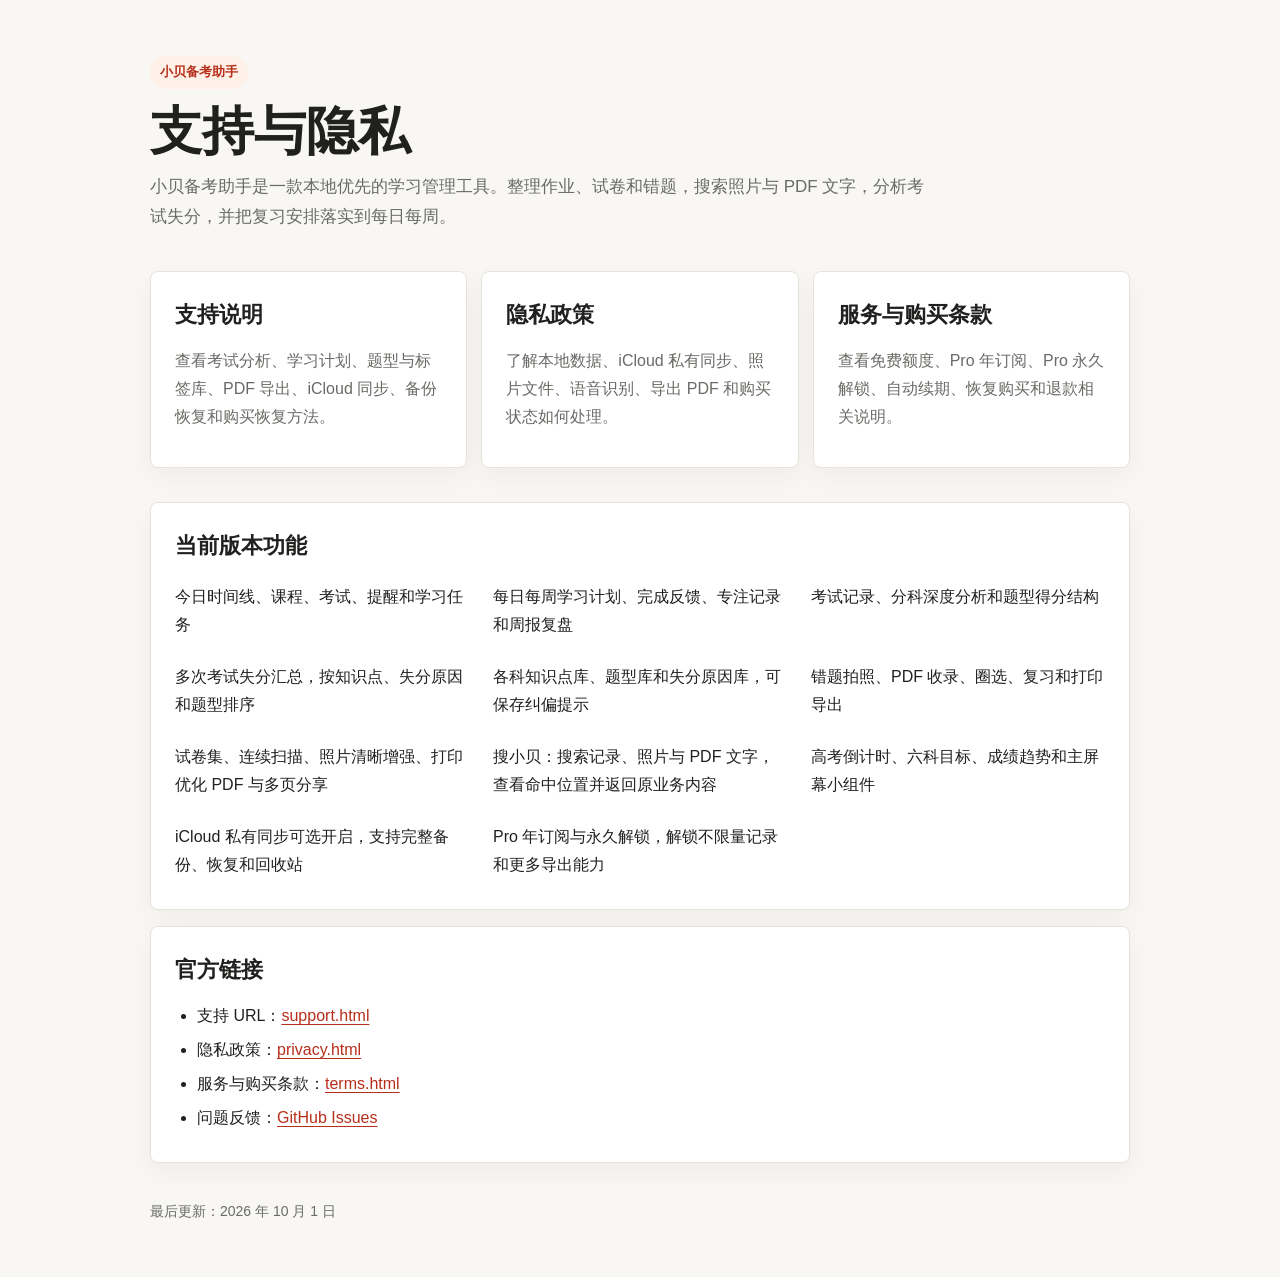
<file: index.html>
<!doctype html>
<html lang="zh-Hans">
<head>
  <meta charset="utf-8"><meta name="viewport" content="width=device-width, initial-scale=1">
  <title>小贝备考助手 - 支持、隐私与服务条款</title>
  <meta name="description" content="小贝备考助手 App 官方支持、隐私政策与服务购买条款。">
  <link rel="stylesheet" href="./style.css">
</head>
<body>
  <header class="home-header"><span class="tag">小贝备考助手</span><h1>支持与隐私</h1><p class="lead">小贝备考助手是一款本地优先的学习管理工具。整理作业、试卷和错题，搜索照片与 PDF 文字，分析考试失分，并把复习安排落实到每日每周。</p></header>
  <main>
    <div class="grid" aria-label="主要页面">
      <a class="card" href="./support.html"><h2>支持说明</h2><p>查看考试分析、学习计划、题型与标签库、PDF 导出、iCloud 同步、备份恢复和购买恢复方法。</p></a>
      <a class="card" href="./privacy.html"><h2>隐私政策</h2><p>了解本地数据、iCloud 私有同步、照片文件、语音识别、导出 PDF 和购买状态如何处理。</p></a>
      <a class="card" href="./terms.html"><h2>服务与购买条款</h2><p>查看免费额度、Pro 年订阅、Pro 永久解锁、自动续期、恢复购买和退款相关说明。</p></a>
    </div>
    <section><h2>当前版本功能</h2><ul class="feature-grid"><li>今日时间线、课程、考试、提醒和学习任务</li><li>每日每周学习计划、完成反馈、专注记录和周报复盘</li><li>考试记录、分科深度分析和题型得分结构</li><li>多次考试失分汇总，按知识点、失分原因和题型排序</li><li>各科知识点库、题型库和失分原因库，可保存纠偏提示</li><li>错题拍照、PDF 收录、圈选、复习和打印导出</li><li>试卷集、连续扫描、照片清晰增强、打印优化 PDF 与多页分享</li><li>搜小贝：搜索记录、照片与 PDF 文字，查看命中位置并返回原业务内容</li><li>高考倒计时、六科目标、成绩趋势和主屏幕小组件</li><li>iCloud 私有同步可选开启，支持完整备份、恢复和回收站</li><li>Pro 年订阅与永久解锁，解锁不限量记录和更多导出能力</li></ul></section>
    <section><h2>官方链接</h2><ul><li>支持 URL：<a href="./support.html">support.html</a></li><li>隐私政策：<a href="./privacy.html">privacy.html</a></li><li>服务与购买条款：<a href="./terms.html">terms.html</a></li><li>问题反馈：<a href="https://github.com/kevincy/ideas-support-public/issues">GitHub Issues</a></li></ul></section>
  </main>
  <footer><p>最后更新：2026 年 10 月 1 日</p></footer>
</body>
</html>
</file>
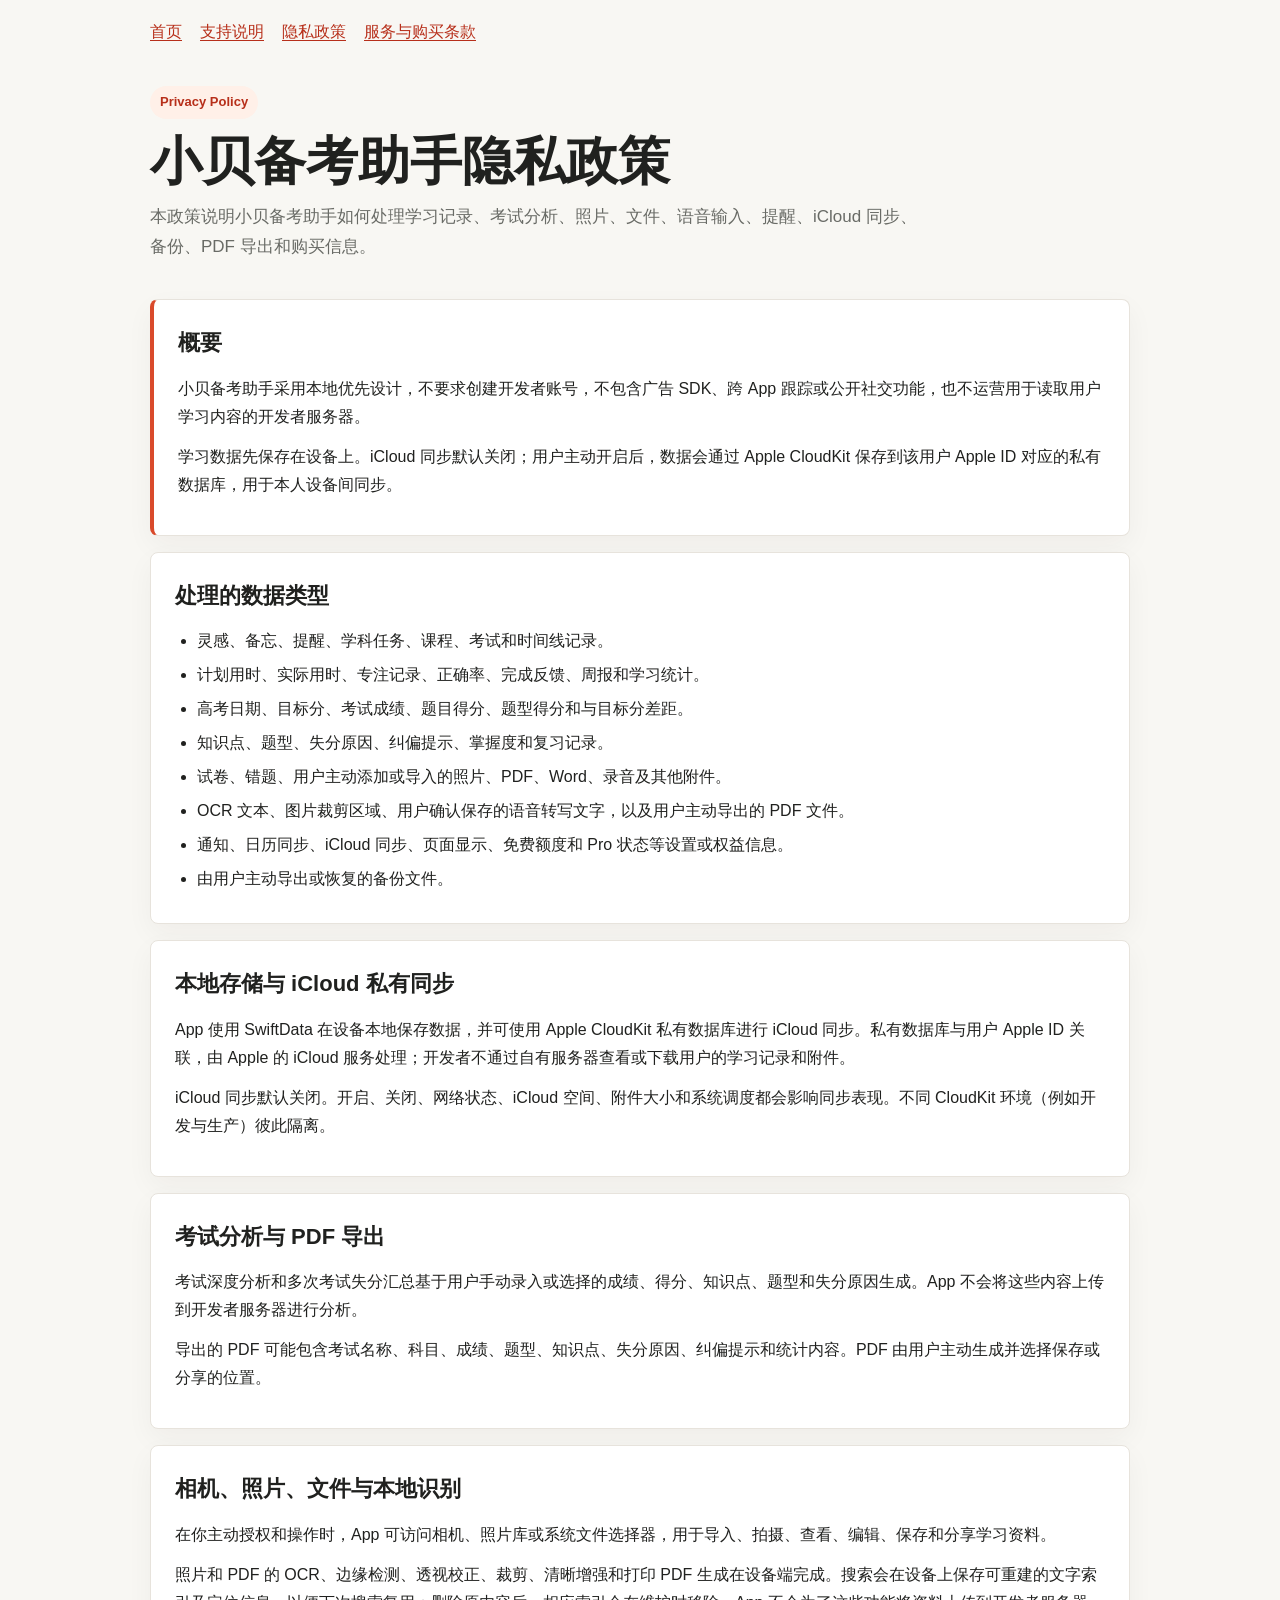
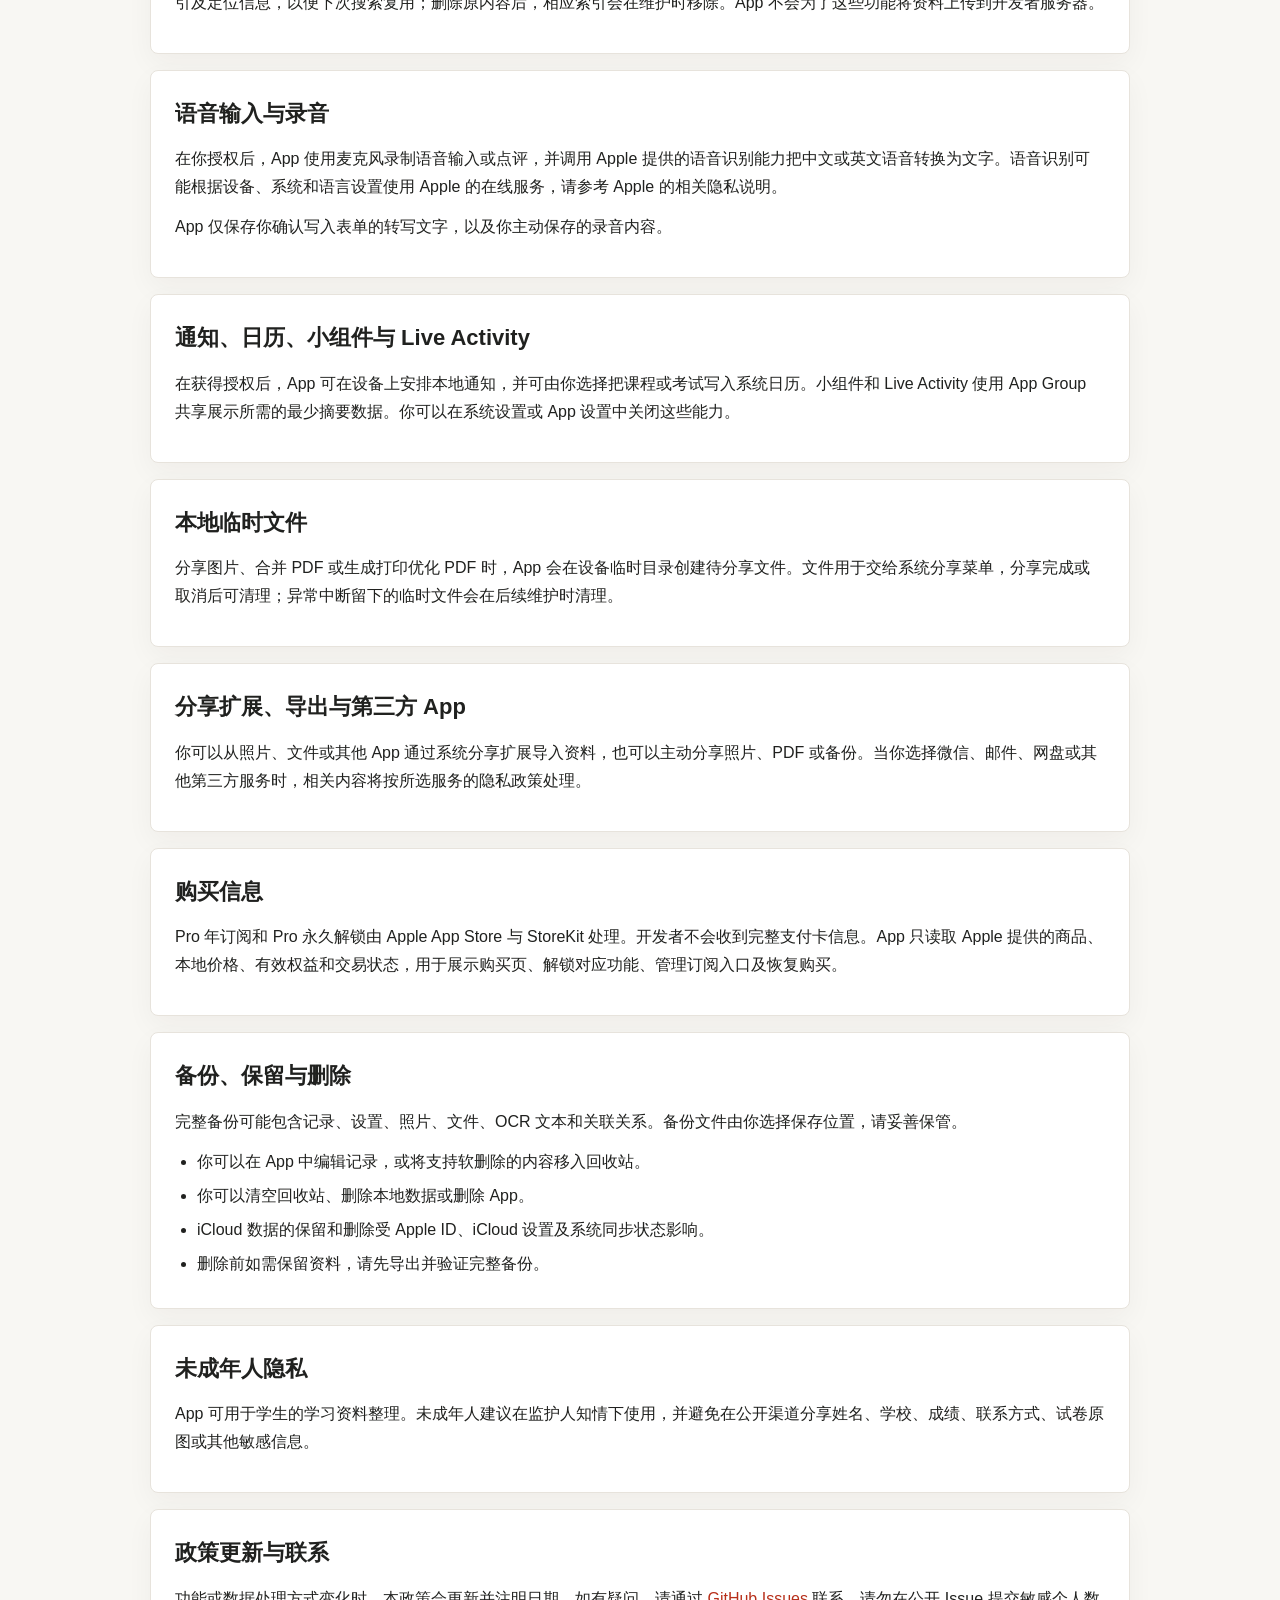
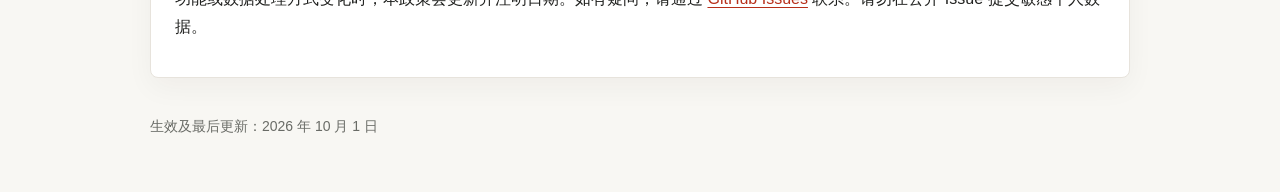
<file: privacy.html>
<!doctype html>
<html lang="zh-Hans">
<head>
  <meta charset="utf-8"><meta name="viewport" content="width=device-width, initial-scale=1">
  <title>小贝备考助手 - 隐私政策</title><meta name="description" content="小贝备考助手 App 隐私政策。"><link rel="stylesheet" href="./style.css">
</head>
<body>
  <nav aria-label="站点导航"><a href="./index.html">首页</a><a href="./support.html">支持说明</a><a href="./privacy.html">隐私政策</a><a href="./terms.html">服务与购买条款</a></nav>
  <header><span class="tag">Privacy Policy</span><h1>小贝备考助手隐私政策</h1><p class="lead">本政策说明小贝备考助手如何处理学习记录、考试分析、照片、文件、语音输入、提醒、iCloud 同步、备份、PDF 导出和购买信息。</p></header>
  <main>
    <section class="notice"><h2>概要</h2><p>小贝备考助手采用本地优先设计，不要求创建开发者账号，不包含广告 SDK、跨 App 跟踪或公开社交功能，也不运营用于读取用户学习内容的开发者服务器。</p><p>学习数据先保存在设备上。iCloud 同步默认关闭；用户主动开启后，数据会通过 Apple CloudKit 保存到该用户 Apple ID 对应的私有数据库，用于本人设备间同步。</p></section>
    <section><h2>处理的数据类型</h2><ul><li>灵感、备忘、提醒、学科任务、课程、考试和时间线记录。</li><li>计划用时、实际用时、专注记录、正确率、完成反馈、周报和学习统计。</li><li>高考日期、目标分、考试成绩、题目得分、题型得分和与目标分差距。</li><li>知识点、题型、失分原因、纠偏提示、掌握度和复习记录。</li><li>试卷、错题、用户主动添加或导入的照片、PDF、Word、录音及其他附件。</li><li>OCR 文本、图片裁剪区域、用户确认保存的语音转写文字，以及用户主动导出的 PDF 文件。</li><li>通知、日历同步、iCloud 同步、页面显示、免费额度和 Pro 状态等设置或权益信息。</li><li>由用户主动导出或恢复的备份文件。</li></ul></section>
    <section><h2>本地存储与 iCloud 私有同步</h2><p>App 使用 SwiftData 在设备本地保存数据，并可使用 Apple CloudKit 私有数据库进行 iCloud 同步。私有数据库与用户 Apple ID 关联，由 Apple 的 iCloud 服务处理；开发者不通过自有服务器查看或下载用户的学习记录和附件。</p><p>iCloud 同步默认关闭。开启、关闭、网络状态、iCloud 空间、附件大小和系统调度都会影响同步表现。不同 CloudKit 环境（例如开发与生产）彼此隔离。</p></section>
    <section><h2>考试分析与 PDF 导出</h2><p>考试深度分析和多次考试失分汇总基于用户手动录入或选择的成绩、得分、知识点、题型和失分原因生成。App 不会将这些内容上传到开发者服务器进行分析。</p><p>导出的 PDF 可能包含考试名称、科目、成绩、题型、知识点、失分原因、纠偏提示和统计内容。PDF 由用户主动生成并选择保存或分享的位置。</p></section>
    <section><h2>相机、照片、文件与本地识别</h2><p>在你主动授权和操作时，App 可访问相机、照片库或系统文件选择器，用于导入、拍摄、查看、编辑、保存和分享学习资料。</p><p>照片和 PDF 的 OCR、边缘检测、透视校正、裁剪、清晰增强和打印 PDF 生成在设备端完成。搜索会在设备上保存可重建的文字索引及定位信息，以便下次搜索复用；删除原内容后，相应索引会在维护时移除。App 不会为了这些功能将资料上传到开发者服务器。</p></section>
    <section><h2>语音输入与录音</h2><p>在你授权后，App 使用麦克风录制语音输入或点评，并调用 Apple 提供的语音识别能力把中文或英文语音转换为文字。语音识别可能根据设备、系统和语言设置使用 Apple 的在线服务，请参考 Apple 的相关隐私说明。</p><p>App 仅保存你确认写入表单的转写文字，以及你主动保存的录音内容。</p></section>
    <section><h2>通知、日历、小组件与 Live Activity</h2><p>在获得授权后，App 可在设备上安排本地通知，并可由你选择把课程或考试写入系统日历。小组件和 Live Activity 使用 App Group 共享展示所需的最少摘要数据。你可以在系统设置或 App 设置中关闭这些能力。</p></section>
    <section><h2>本地临时文件</h2><p>分享图片、合并 PDF 或生成打印优化 PDF 时，App 会在设备临时目录创建待分享文件。文件用于交给系统分享菜单，分享完成或取消后可清理；异常中断留下的临时文件会在后续维护时清理。</p></section>
    <section><h2>分享扩展、导出与第三方 App</h2><p>你可以从照片、文件或其他 App 通过系统分享扩展导入资料，也可以主动分享照片、PDF 或备份。当你选择微信、邮件、网盘或其他第三方服务时，相关内容将按所选服务的隐私政策处理。</p></section>
    <section><h2>购买信息</h2><p>Pro 年订阅和 Pro 永久解锁由 Apple App Store 与 StoreKit 处理。开发者不会收到完整支付卡信息。App 只读取 Apple 提供的商品、本地价格、有效权益和交易状态，用于展示购买页、解锁对应功能、管理订阅入口及恢复购买。</p></section>
    <section><h2>备份、保留与删除</h2><p>完整备份可能包含记录、设置、照片、文件、OCR 文本和关联关系。备份文件由你选择保存位置，请妥善保管。</p><ul><li>你可以在 App 中编辑记录，或将支持软删除的内容移入回收站。</li><li>你可以清空回收站、删除本地数据或删除 App。</li><li>iCloud 数据的保留和删除受 Apple ID、iCloud 设置及系统同步状态影响。</li><li>删除前如需保留资料，请先导出并验证完整备份。</li></ul></section>
    <section><h2>未成年人隐私</h2><p>App 可用于学生的学习资料整理。未成年人建议在监护人知情下使用，并避免在公开渠道分享姓名、学校、成绩、联系方式、试卷原图或其他敏感信息。</p></section>
    <section><h2>政策更新与联系</h2><p>功能或数据处理方式变化时，本政策会更新并注明日期。如有疑问，请通过 <a href="https://github.com/kevincy/ideas-support-public/issues">GitHub Issues</a> 联系。请勿在公开 Issue 提交敏感个人数据。</p></section>
  </main>
  <footer><p>生效及最后更新：2026 年 10 月 1 日</p></footer>
</body>
</html>
</file>
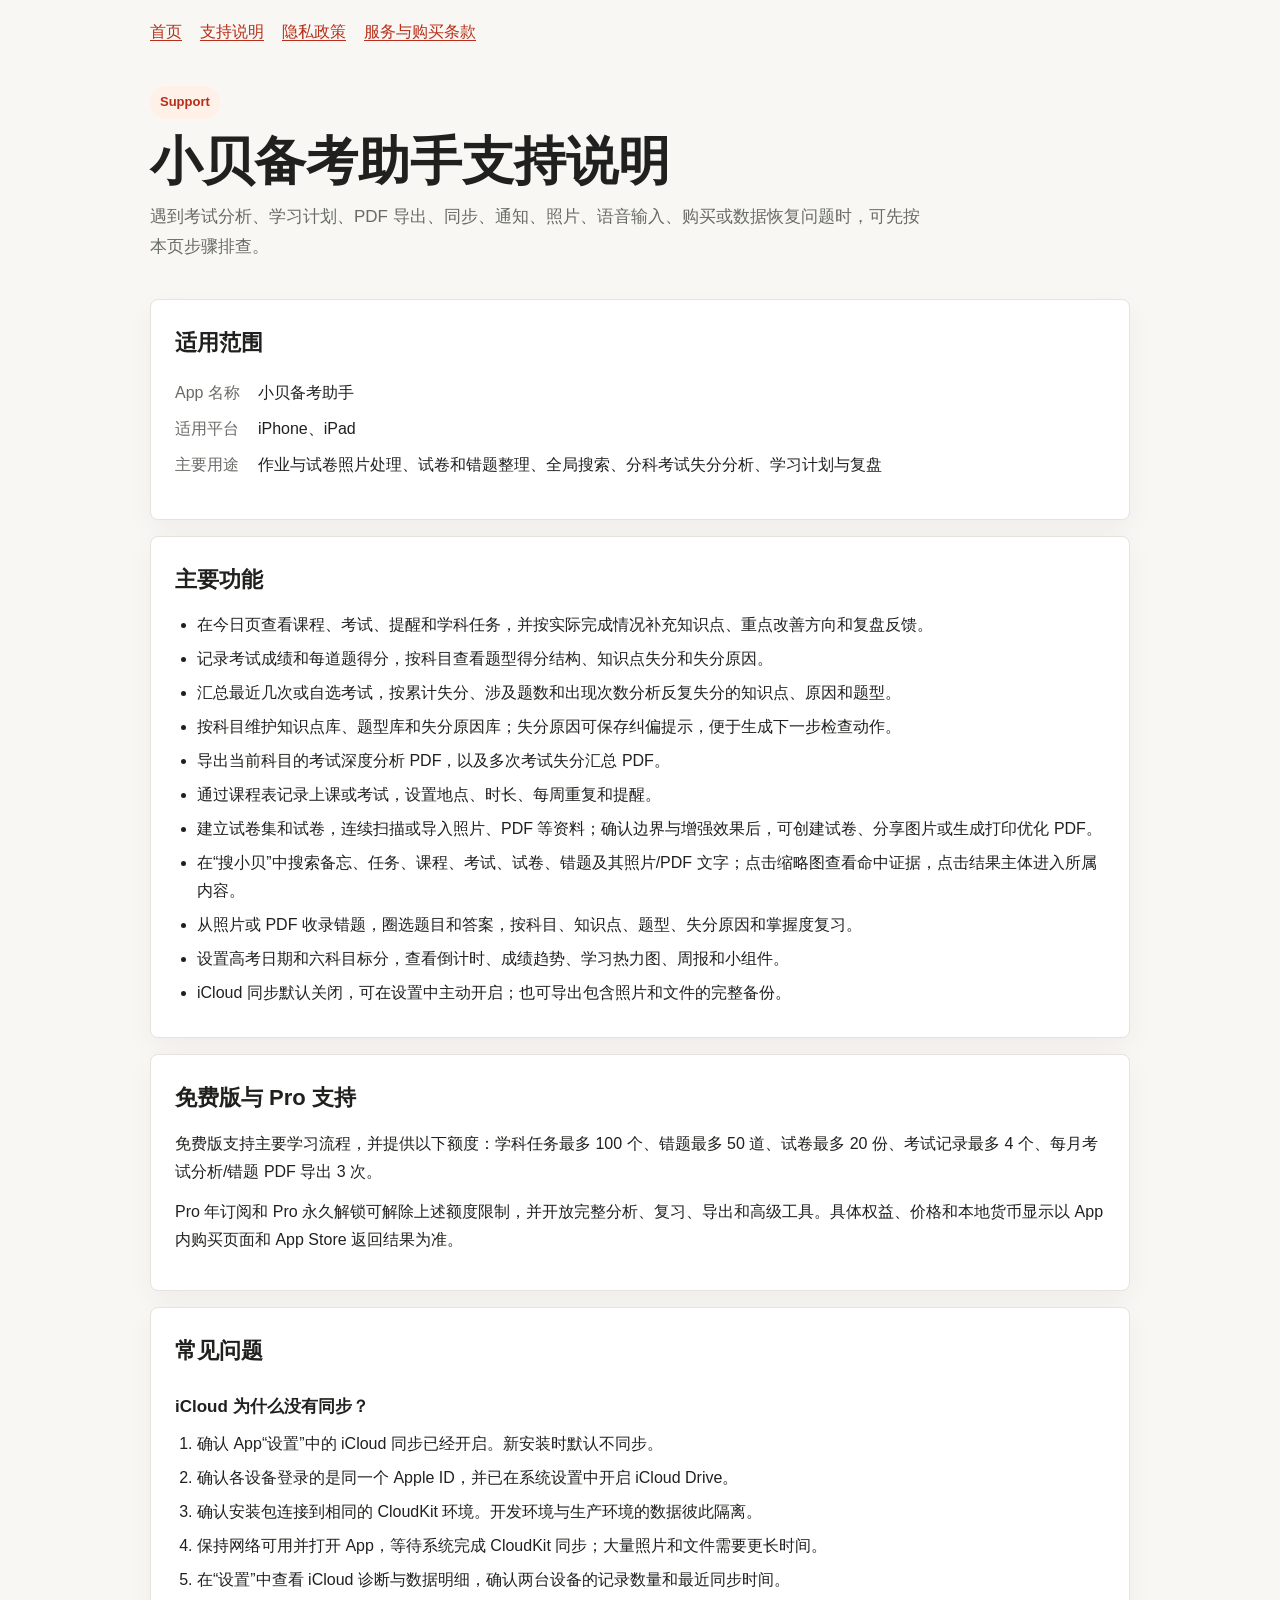
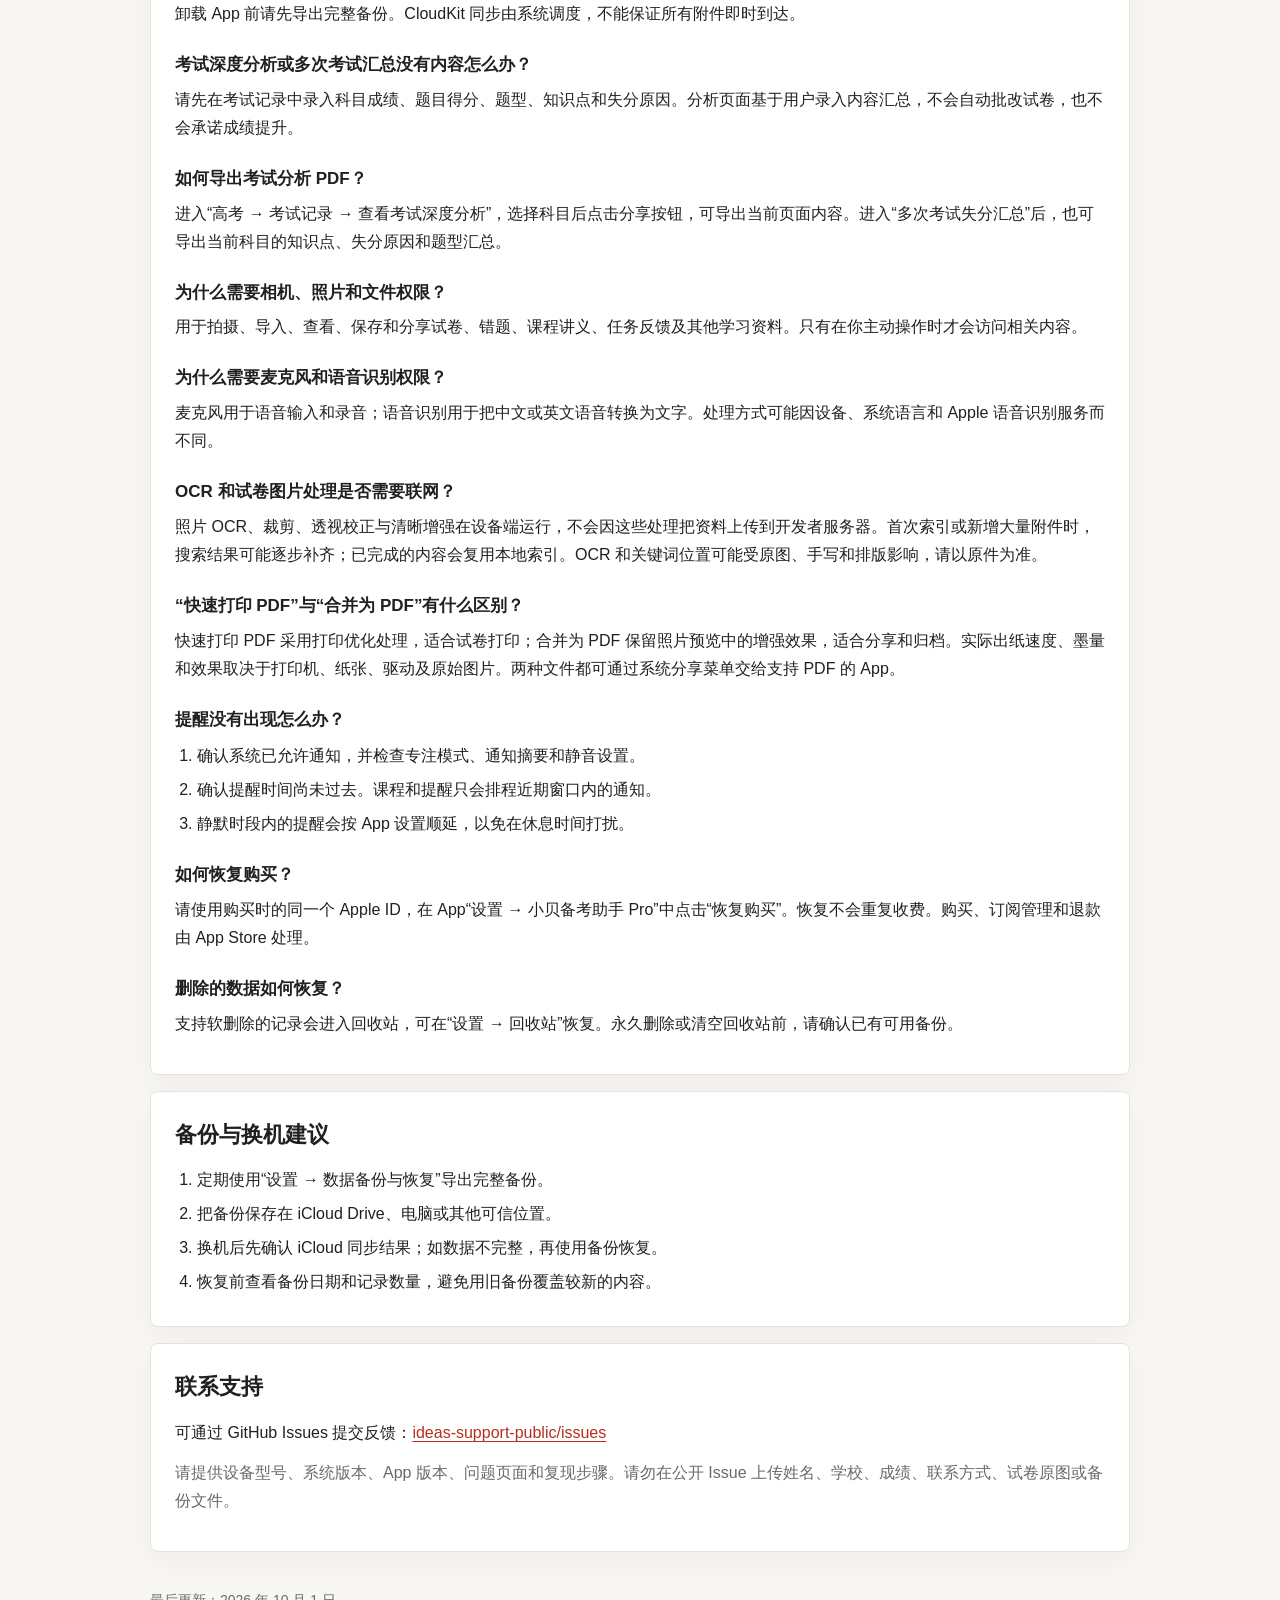
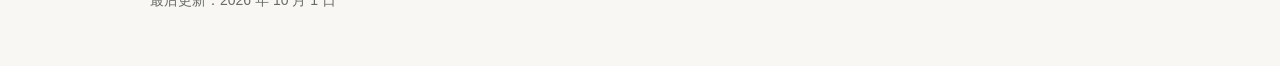
<file: support.html>
<!doctype html>
<html lang="zh-Hans">
<head>
  <meta charset="utf-8"><meta name="viewport" content="width=device-width, initial-scale=1">
  <title>小贝备考助手 - 支持说明</title><meta name="description" content="小贝备考助手 App 功能说明、常见问题、同步、PDF 导出与购买支持。"><link rel="stylesheet" href="./style.css">
</head>
<body>
  <nav aria-label="站点导航"><a href="./index.html">首页</a><a href="./support.html">支持说明</a><a href="./privacy.html">隐私政策</a><a href="./terms.html">服务与购买条款</a></nav>
  <header><span class="tag">Support</span><h1>小贝备考助手支持说明</h1><p class="lead">遇到考试分析、学习计划、PDF 导出、同步、通知、照片、语音输入、购买或数据恢复问题时，可先按本页步骤排查。</p></header>
  <main>
    <section><h2>适用范围</h2><dl class="meta"><dt>App 名称</dt><dd>小贝备考助手</dd><dt>适用平台</dt><dd>iPhone、iPad</dd><dt>主要用途</dt><dd>作业与试卷照片处理、试卷和错题整理、全局搜索、分科考试失分分析、学习计划与复盘</dd></dl></section>
    <section><h2>主要功能</h2><ul><li>在今日页查看课程、考试、提醒和学科任务，并按实际完成情况补充知识点、重点改善方向和复盘反馈。</li><li>记录考试成绩和每道题得分，按科目查看题型得分结构、知识点失分和失分原因。</li><li>汇总最近几次或自选考试，按累计失分、涉及题数和出现次数分析反复失分的知识点、原因和题型。</li><li>按科目维护知识点库、题型库和失分原因库；失分原因可保存纠偏提示，便于生成下一步检查动作。</li><li>导出当前科目的考试深度分析 PDF，以及多次考试失分汇总 PDF。</li><li>通过课程表记录上课或考试，设置地点、时长、每周重复和提醒。</li><li>建立试卷集和试卷，连续扫描或导入照片、PDF 等资料；确认边界与增强效果后，可创建试卷、分享图片或生成打印优化 PDF。</li><li>在“搜小贝”中搜索备忘、任务、课程、考试、试卷、错题及其照片/PDF 文字；点击缩略图查看命中证据，点击结果主体进入所属内容。</li><li>从照片或 PDF 收录错题，圈选题目和答案，按科目、知识点、题型、失分原因和掌握度复习。</li><li>设置高考日期和六科目标分，查看倒计时、成绩趋势、学习热力图、周报和小组件。</li><li>iCloud 同步默认关闭，可在设置中主动开启；也可导出包含照片和文件的完整备份。</li></ul></section>
    <section><h2>免费版与 Pro 支持</h2><p>免费版支持主要学习流程，并提供以下额度：学科任务最多 100 个、错题最多 50 道、试卷最多 20 份、考试记录最多 4 个、每月考试分析/错题 PDF 导出 3 次。</p><p>Pro 年订阅和 Pro 永久解锁可解除上述额度限制，并开放完整分析、复习、导出和高级工具。具体权益、价格和本地货币显示以 App 内购买页面和 App Store 返回结果为准。</p></section>
    <section><h2>常见问题</h2>
      <h3>iCloud 为什么没有同步？</h3><ol><li>确认 App“设置”中的 iCloud 同步已经开启。新安装时默认不同步。</li><li>确认各设备登录的是同一个 Apple ID，并已在系统设置中开启 iCloud Drive。</li><li>确认安装包连接到相同的 CloudKit 环境。开发环境与生产环境的数据彼此隔离。</li><li>保持网络可用并打开 App，等待系统完成 CloudKit 同步；大量照片和文件需要更长时间。</li><li>在“设置”中查看 iCloud 诊断与数据明细，确认两台设备的记录数量和最近同步时间。</li></ol><p>卸载 App 前请先导出完整备份。CloudKit 同步由系统调度，不能保证所有附件即时到达。</p>
      <h3>考试深度分析或多次考试汇总没有内容怎么办？</h3><p>请先在考试记录中录入科目成绩、题目得分、题型、知识点和失分原因。分析页面基于用户录入内容汇总，不会自动批改试卷，也不会承诺成绩提升。</p>
      <h3>如何导出考试分析 PDF？</h3><p>进入“高考 → 考试记录 → 查看考试深度分析”，选择科目后点击分享按钮，可导出当前页面内容。进入“多次考试失分汇总”后，也可导出当前科目的知识点、失分原因和题型汇总。</p>
      <h3>为什么需要相机、照片和文件权限？</h3><p>用于拍摄、导入、查看、保存和分享试卷、错题、课程讲义、任务反馈及其他学习资料。只有在你主动操作时才会访问相关内容。</p>
      <h3>为什么需要麦克风和语音识别权限？</h3><p>麦克风用于语音输入和录音；语音识别用于把中文或英文语音转换为文字。处理方式可能因设备、系统语言和 Apple 语音识别服务而不同。</p>
      <h3>OCR 和试卷图片处理是否需要联网？</h3><p>照片 OCR、裁剪、透视校正与清晰增强在设备端运行，不会因这些处理把资料上传到开发者服务器。首次索引或新增大量附件时，搜索结果可能逐步补齐；已完成的内容会复用本地索引。OCR 和关键词位置可能受原图、手写和排版影响，请以原件为准。</p><h3>“快速打印 PDF”与“合并为 PDF”有什么区别？</h3><p>快速打印 PDF 采用打印优化处理，适合试卷打印；合并为 PDF 保留照片预览中的增强效果，适合分享和归档。实际出纸速度、墨量和效果取决于打印机、纸张、驱动及原始图片。两种文件都可通过系统分享菜单交给支持 PDF 的 App。</p>
      <h3>提醒没有出现怎么办？</h3><ol><li>确认系统已允许通知，并检查专注模式、通知摘要和静音设置。</li><li>确认提醒时间尚未过去。课程和提醒只会排程近期窗口内的通知。</li><li>静默时段内的提醒会按 App 设置顺延，以免在休息时间打扰。</li></ol>
      <h3>如何恢复购买？</h3><p>请使用购买时的同一个 Apple ID，在 App“设置 → 小贝备考助手 Pro”中点击“恢复购买”。恢复不会重复收费。购买、订阅管理和退款由 App Store 处理。</p>
      <h3>删除的数据如何恢复？</h3><p>支持软删除的记录会进入回收站，可在“设置 → 回收站”恢复。永久删除或清空回收站前，请确认已有可用备份。</p>
    </section>
    <section><h2>备份与换机建议</h2><ol><li>定期使用“设置 → 数据备份与恢复”导出完整备份。</li><li>把备份保存在 iCloud Drive、电脑或其他可信位置。</li><li>换机后先确认 iCloud 同步结果；如数据不完整，再使用备份恢复。</li><li>恢复前查看备份日期和记录数量，避免用旧备份覆盖较新的内容。</li></ol></section>
    <section><h2>联系支持</h2><p>可通过 GitHub Issues 提交反馈：<a href="https://github.com/kevincy/ideas-support-public/issues">ideas-support-public/issues</a></p><p class="muted">请提供设备型号、系统版本、App 版本、问题页面和复现步骤。请勿在公开 Issue 上传姓名、学校、成绩、联系方式、试卷原图或备份文件。</p></section>
  </main>
  <footer><p>最后更新：2026 年 10 月 1 日</p></footer>
</body>
</html>
</file>
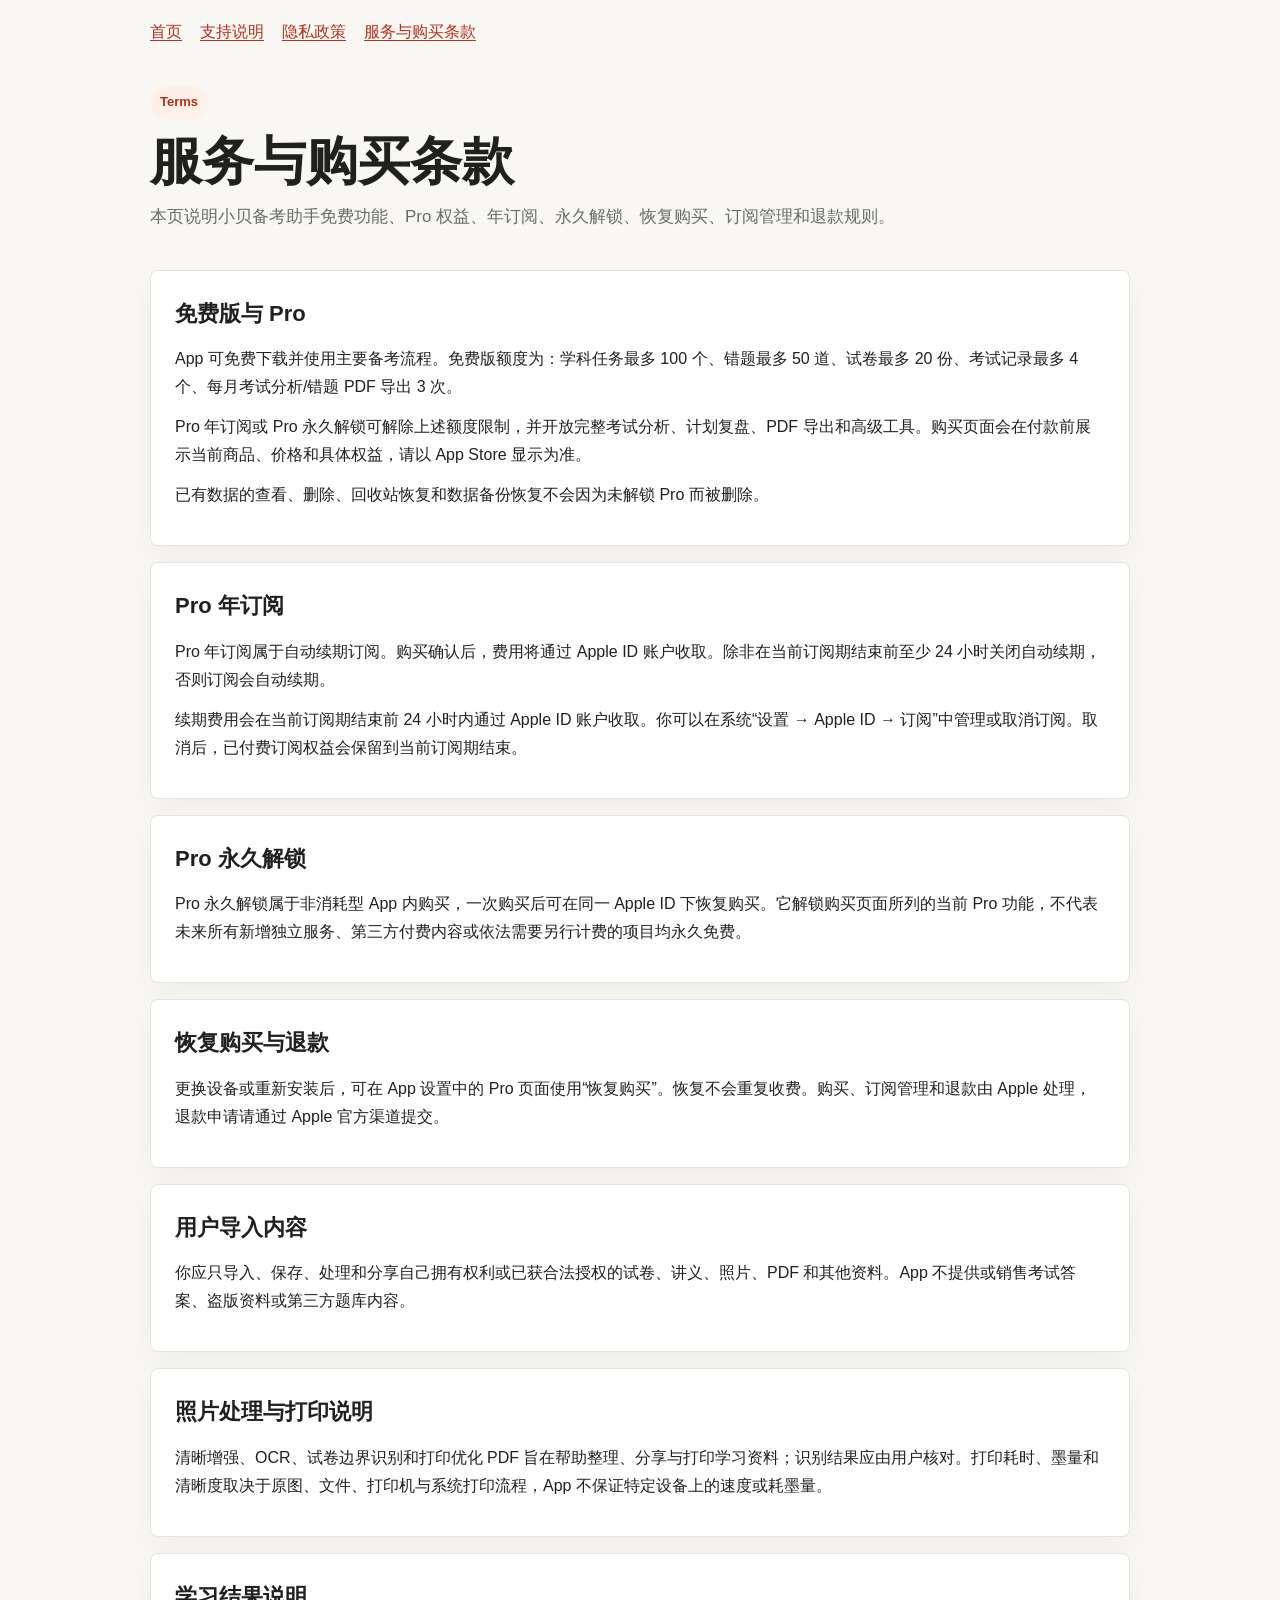
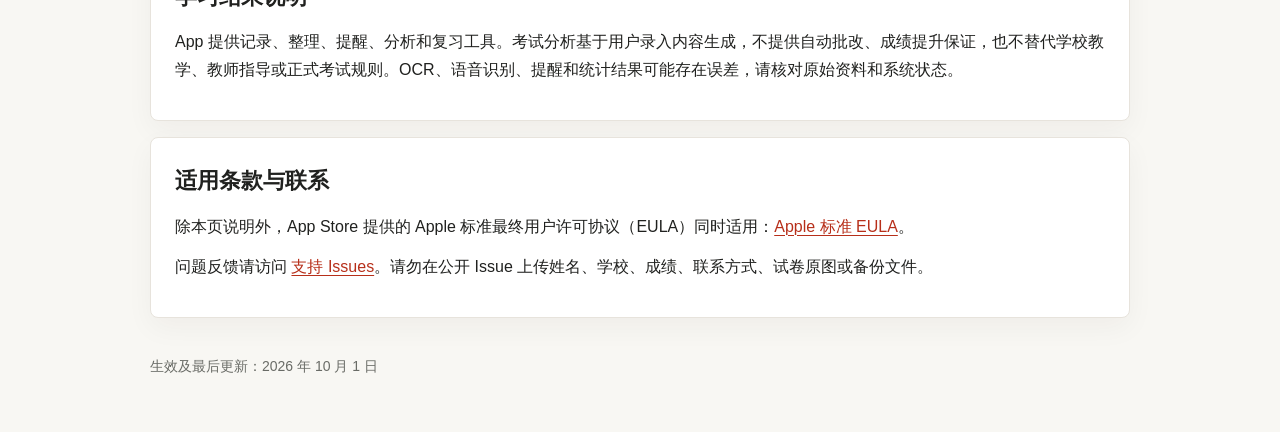
<file: terms.html>
<!doctype html>
<html lang="zh-Hans">
<head>
  <meta charset="utf-8"><meta name="viewport" content="width=device-width, initial-scale=1">
  <title>小贝备考助手 - 服务与购买条款</title>
  <meta name="description" content="小贝备考助手 Pro 年订阅、永久解锁和服务购买条款。">
  <link rel="stylesheet" href="./style.css">
</head>
<body>
  <nav aria-label="站点导航"><a href="./index.html">首页</a><a href="./support.html">支持说明</a><a href="./privacy.html">隐私政策</a><a href="./terms.html">服务与购买条款</a></nav>
  <header><span class="tag">Terms</span><h1>服务与购买条款</h1><p class="lead">本页说明小贝备考助手免费功能、Pro 权益、年订阅、永久解锁、恢复购买、订阅管理和退款规则。</p></header>
  <main>
    <section><h2>免费版与 Pro</h2><p>App 可免费下载并使用主要备考流程。免费版额度为：学科任务最多 100 个、错题最多 50 道、试卷最多 20 份、考试记录最多 4 个、每月考试分析/错题 PDF 导出 3 次。</p><p>Pro 年订阅或 Pro 永久解锁可解除上述额度限制，并开放完整考试分析、计划复盘、PDF 导出和高级工具。购买页面会在付款前展示当前商品、价格和具体权益，请以 App Store 显示为准。</p><p>已有数据的查看、删除、回收站恢复和数据备份恢复不会因为未解锁 Pro 而被删除。</p></section>
    <section><h2>Pro 年订阅</h2><p>Pro 年订阅属于自动续期订阅。购买确认后，费用将通过 Apple ID 账户收取。除非在当前订阅期结束前至少 24 小时关闭自动续期，否则订阅会自动续期。</p><p>续期费用会在当前订阅期结束前 24 小时内通过 Apple ID 账户收取。你可以在系统“设置 → Apple ID → 订阅”中管理或取消订阅。取消后，已付费订阅权益会保留到当前订阅期结束。</p></section>
    <section><h2>Pro 永久解锁</h2><p>Pro 永久解锁属于非消耗型 App 内购买，一次购买后可在同一 Apple ID 下恢复购买。它解锁购买页面所列的当前 Pro 功能，不代表未来所有新增独立服务、第三方付费内容或依法需要另行计费的项目均永久免费。</p></section>
    <section><h2>恢复购买与退款</h2><p>更换设备或重新安装后，可在 App 设置中的 Pro 页面使用“恢复购买”。恢复不会重复收费。购买、订阅管理和退款由 Apple 处理，退款申请请通过 Apple 官方渠道提交。</p></section>
    <section><h2>用户导入内容</h2><p>你应只导入、保存、处理和分享自己拥有权利或已获合法授权的试卷、讲义、照片、PDF 和其他资料。App 不提供或销售考试答案、盗版资料或第三方题库内容。</p></section>
    <section><h2>照片处理与打印说明</h2><p>清晰增强、OCR、试卷边界识别和打印优化 PDF 旨在帮助整理、分享与打印学习资料；识别结果应由用户核对。打印耗时、墨量和清晰度取决于原图、文件、打印机与系统打印流程，App 不保证特定设备上的速度或耗墨量。</p></section>
    <section><h2>学习结果说明</h2><p>App 提供记录、整理、提醒、分析和复习工具。考试分析基于用户录入内容生成，不提供自动批改、成绩提升保证，也不替代学校教学、教师指导或正式考试规则。OCR、语音识别、提醒和统计结果可能存在误差，请核对原始资料和系统状态。</p></section>
    <section><h2>适用条款与联系</h2><p>除本页说明外，App Store 提供的 Apple 标准最终用户许可协议（EULA）同时适用：<a href="https://www.apple.com/legal/internet-services/itunes/dev/stdeula/">Apple 标准 EULA</a>。</p><p>问题反馈请访问 <a href="https://github.com/kevincy/ideas-support-public/issues">支持 Issues</a>。请勿在公开 Issue 上传姓名、学校、成绩、联系方式、试卷原图或备份文件。</p></section>
  </main>
  <footer><p>生效及最后更新：2026 年 10 月 1 日</p></footer>
</body>
</html>
</file>
<file: style.css>
:root {
  color-scheme: light;
  --bg: #f8f7f3;
  --card: #ffffff;
  --ink: #20211f;
  --muted: #696b66;
  --line: #e7e3dc;
  --accent: #d94a2b;
  --accent-strong: #b72f1a;
  --accent-soft: #fff0e8;
}
* { box-sizing: border-box; }
body { margin: 0; background: var(--bg); color: var(--ink); font-family: -apple-system, BlinkMacSystemFont, "SF Pro Text", "PingFang SC", "Hiragino Sans GB", "Microsoft YaHei", sans-serif; line-height: 1.75; }
nav, header, main, footer { width: min(980px, calc(100% - 32px)); margin: 0 auto; }
nav { display: flex; gap: 18px; flex-wrap: wrap; padding-top: 18px; }
a { color: var(--accent-strong); text-decoration-thickness: 1px; text-underline-offset: 3px; }
header { padding: 40px 0 22px; }
.home-header { padding-top: 56px; }
.tag { display: inline-flex; align-items: center; gap: 8px; margin-bottom: 14px; padding: 5px 10px; border-radius: 999px; background: var(--accent-soft); color: var(--accent-strong); font-size: 13px; font-weight: 700; }
h1 { margin: 0 0 12px; font-size: clamp(32px, 6vw, 52px); line-height: 1.1; letter-spacing: 0; }
h2 { margin: 0 0 12px; font-size: 22px; letter-spacing: 0; }
h3 { margin: 22px 0 6px; font-size: 17px; letter-spacing: 0; }
p { margin: 0 0 12px; }
.lead { max-width: 780px; margin: 0; color: var(--muted); font-size: 17px; }
.grid { display: grid; grid-template-columns: repeat(auto-fit, minmax(240px, 1fr)); gap: 14px; margin: 18px 0 34px; }
.card, section { padding: 24px; border: 1px solid var(--line); border-radius: 8px; background: var(--card); box-shadow: 0 10px 28px rgba(38, 33, 26, 0.045); }
.card { display: block; min-height: 168px; color: inherit; text-decoration: none; }
.card:hover { border-color: rgba(217, 74, 43, 0.35); transform: translateY(-1px); }
.card p, .muted { color: var(--muted); }
section { margin: 16px 0; }
.notice { border-left: 4px solid var(--accent); }
.feature-grid { display: grid; grid-template-columns: repeat(auto-fit, minmax(260px, 1fr)); gap: 12px 24px; padding: 0; list-style: none; }
ul, ol { padding-left: 22px; margin: 8px 0 0; }
li { margin: 6px 0; }
.meta { display: grid; grid-template-columns: max-content 1fr; gap: 8px 18px; }
.meta dt { color: var(--muted); }
.meta dd { margin: 0; }
footer { padding: 20px 0 42px; color: var(--muted); font-size: 14px; }
@media (max-width: 560px) {
  nav, header, main, footer { width: min(100% - 24px, 980px); }
  header { padding-top: 30px; }
  .home-header { padding-top: 42px; }
  .card, section { padding: 20px; }
  .meta { grid-template-columns: 1fr; gap: 2px; }
  .meta dd { margin-bottom: 8px; }
}
</file>
